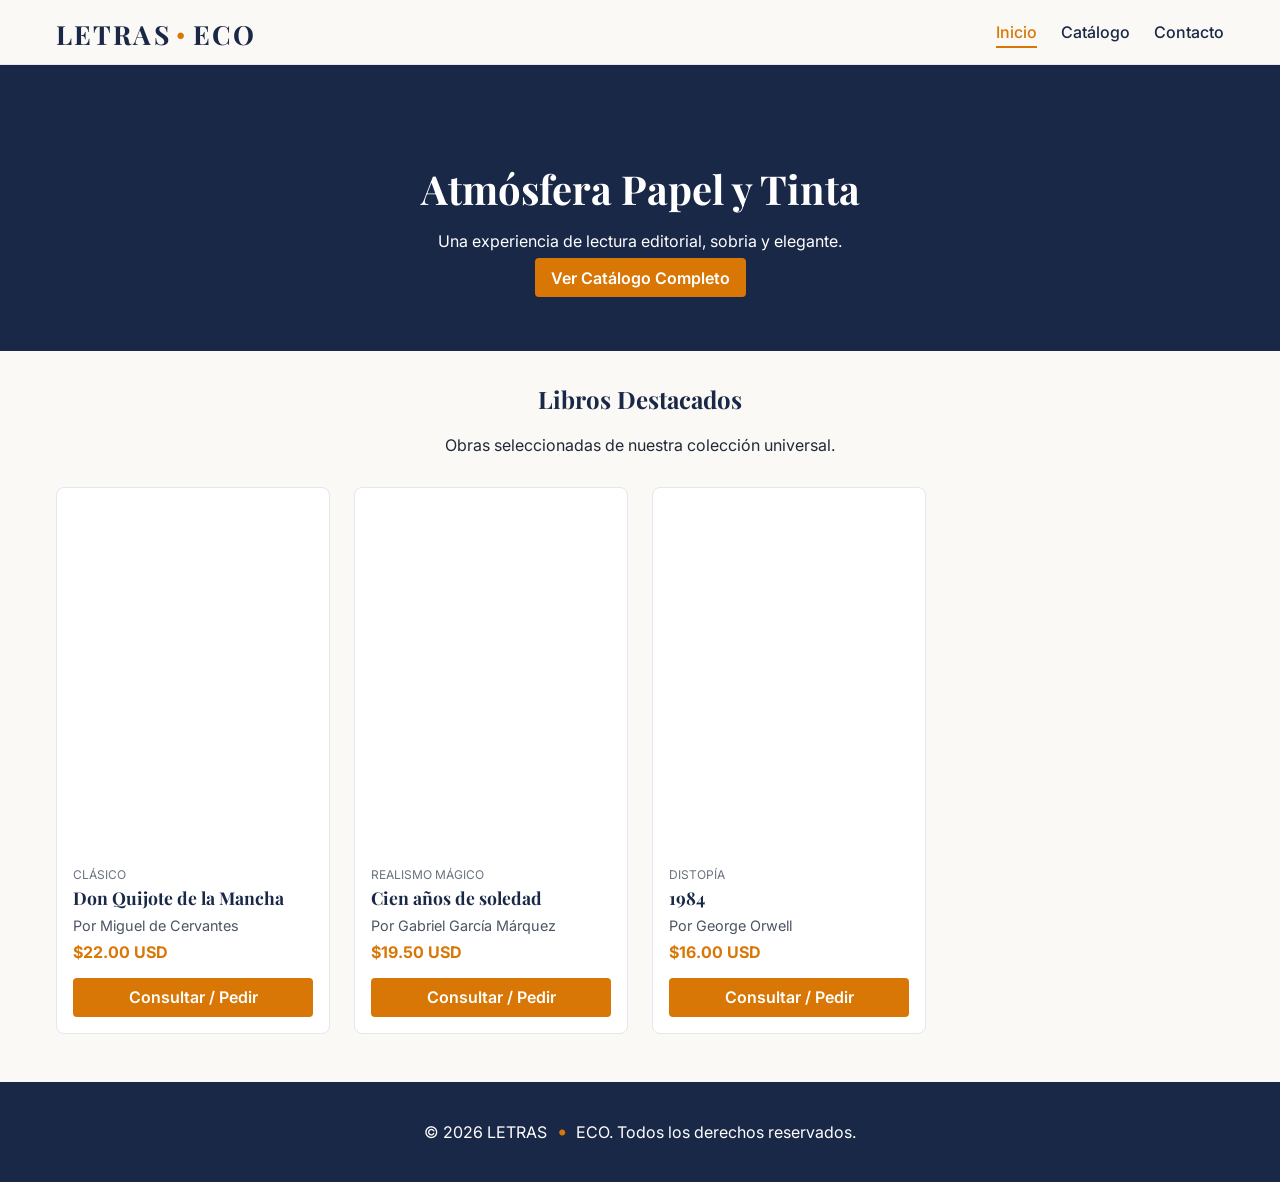
<file: index.html>
<!DOCTYPE html>
<html lang="es">
<head>
  <meta charset="UTF-8">
  <meta name="viewport" content="width=device-width, initial-scale=1.0">
  <title>LETRAS---ECO | Inicio</title>
  <link rel="preconnect" href="https://fonts.googleapis.com">
  <link rel="preconnect" href="https://fonts.gstatic.com" crossorigin>
  <link href="https://fonts.googleapis.com/css2?family=Inter:wght@400;500;600;700&family=Playfair+Display:wght@600;700&display=swap" rel="stylesheet">
  <link rel="stylesheet" href="styles.css">
</head>
<body data-page="inicio">

  <main>
    <!-- Hero Section -->
    <section class="hero-section">
      <div class="container hero-content">
        <h1 class="serif-title">Atmósfera Papel y Tinta</h1>
        <p>Una experiencia de lectura editorial, sobria y elegante.</p>
        <a href="catalogo.html" class="btn btn-amber">Ver Catálogo Completo</a>
      </div>
    </section>

    <!-- Grilla de Libros Destacados (Hidratada dinámicamente) -->
    <section class="container featured-section">
      <header class="catalog-header">
        <h2 class="serif-title">Libros Destacados</h2>
        <p>Obras seleccionadas de nuestra colección universal.</p>
      </header>
      
      <div id="books-grid-container" class="books-grid">
        <!-- Inyección dinámica vía script.js -->
      </div>
    </section>
  </main>

  <script src="script.js"></script>
</body>
</html>
</file>
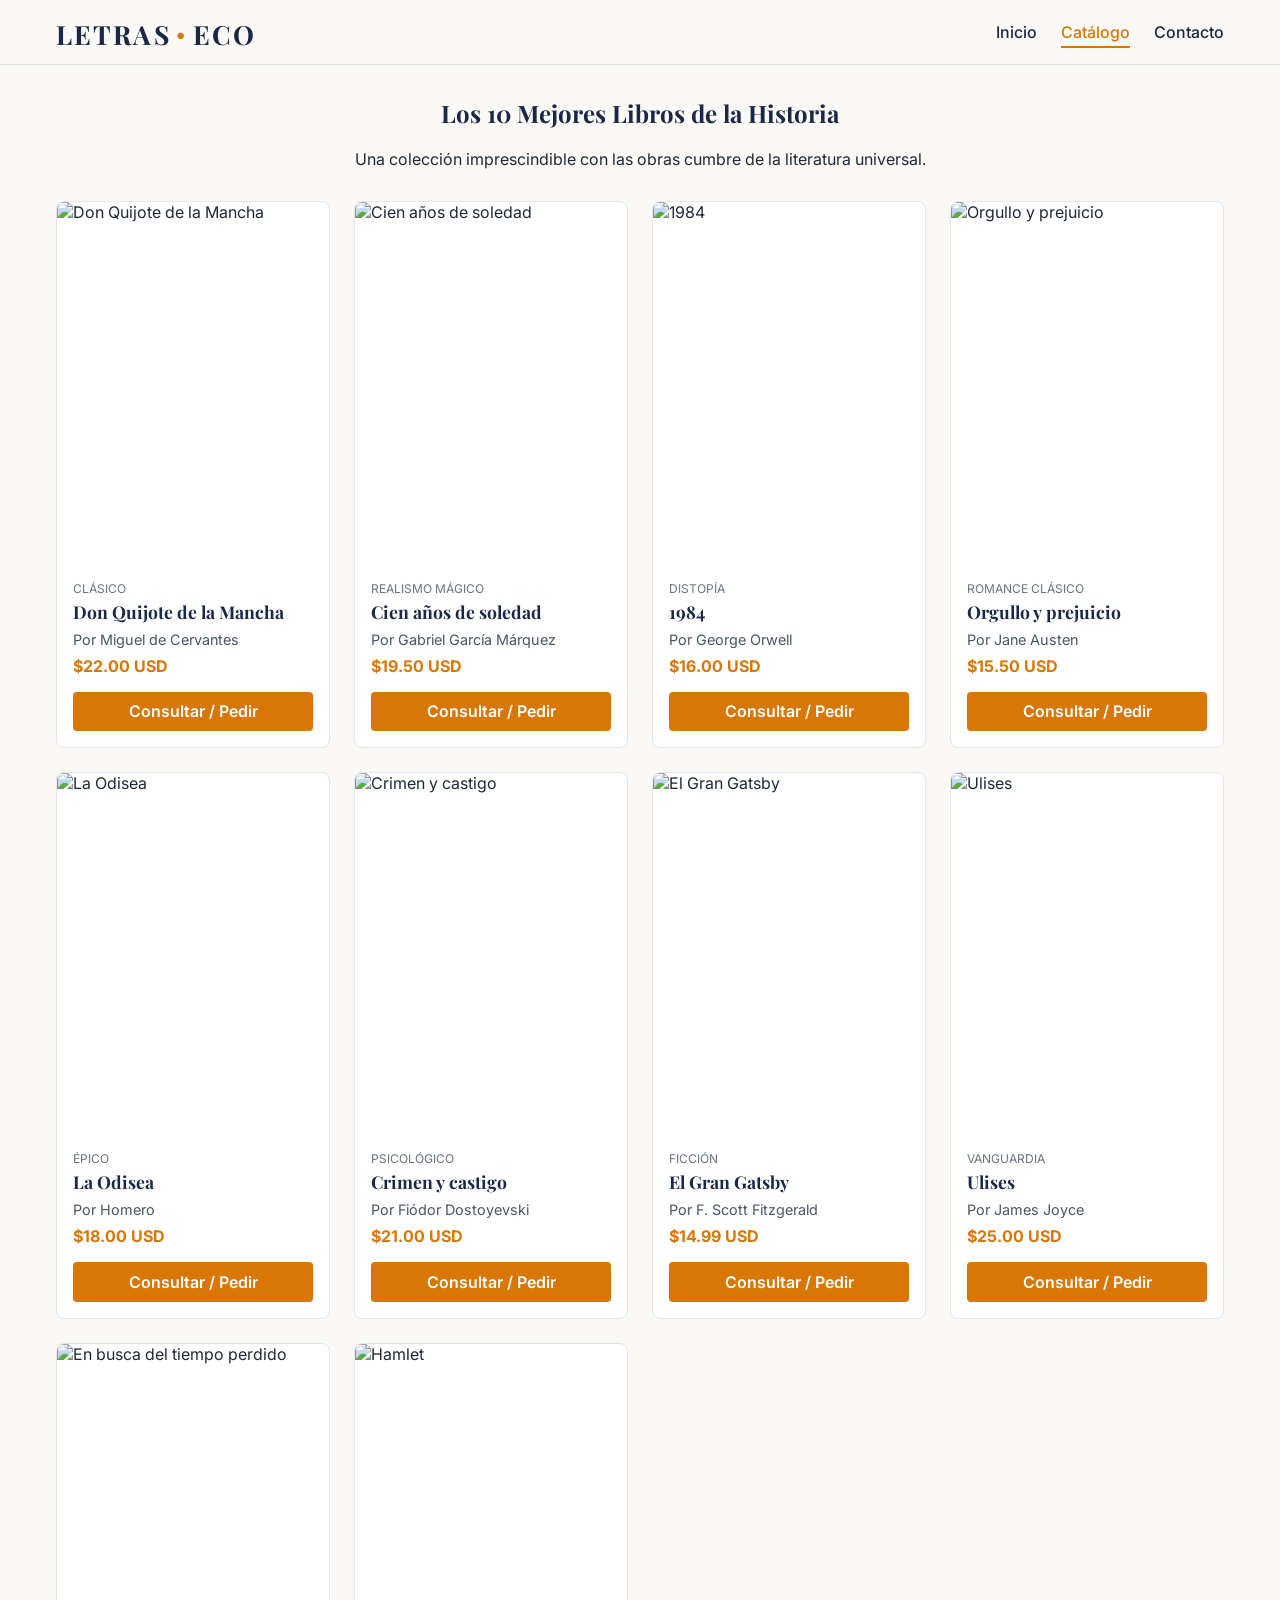
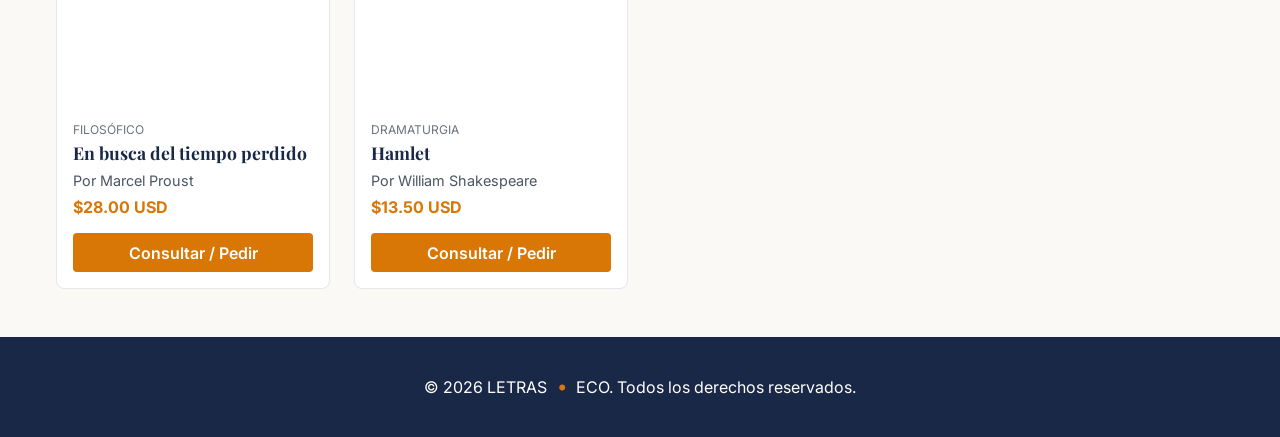
<file: catalogo.html>
<!DOCTYPE html>
<html lang="es">
<head>
    <meta charset="UTF-8">
    <meta name="viewport" content="width=device-width, initial-scale=1.0">
    <title>LETRAS---ECO | Catálogo Histórico</title>
    <link rel="preconnect" href="https://fonts.googleapis.com">
    <link rel="preconnect" href="https://fonts.gstatic.com" crossorigin>
    <link href="https://fonts.googleapis.com/css2?family=Inter:wght@400;500;600;700&family=Playfair+Display:wght@600;700&display=swap" rel="stylesheet">
    <link rel="stylesheet" href="styles.css">
</head>
<body data-page="catalogo">

    <main>
        <div class="container">
            <section class="catalog-section">
                <header class="catalog-header">
                    <h2 class="section-title serif-title">Los 10 Mejores Libros de la Historia</h2>
                    <p class="catalog-subtitle">Una colección imprescindible con las obras cumbre de la literatura universal.</p>
                </header>
                
                <!-- Grilla de Libros Hidratada dinámicamente desde books.json -->
                <div id="books-grid-container" class="books-grid">
                    <!-- Inyección dinámica vía script.js -->
                </div>
            </section>
        </div>
    </main>

    <script src="script.js"></script>
</body>
</html>
</file>
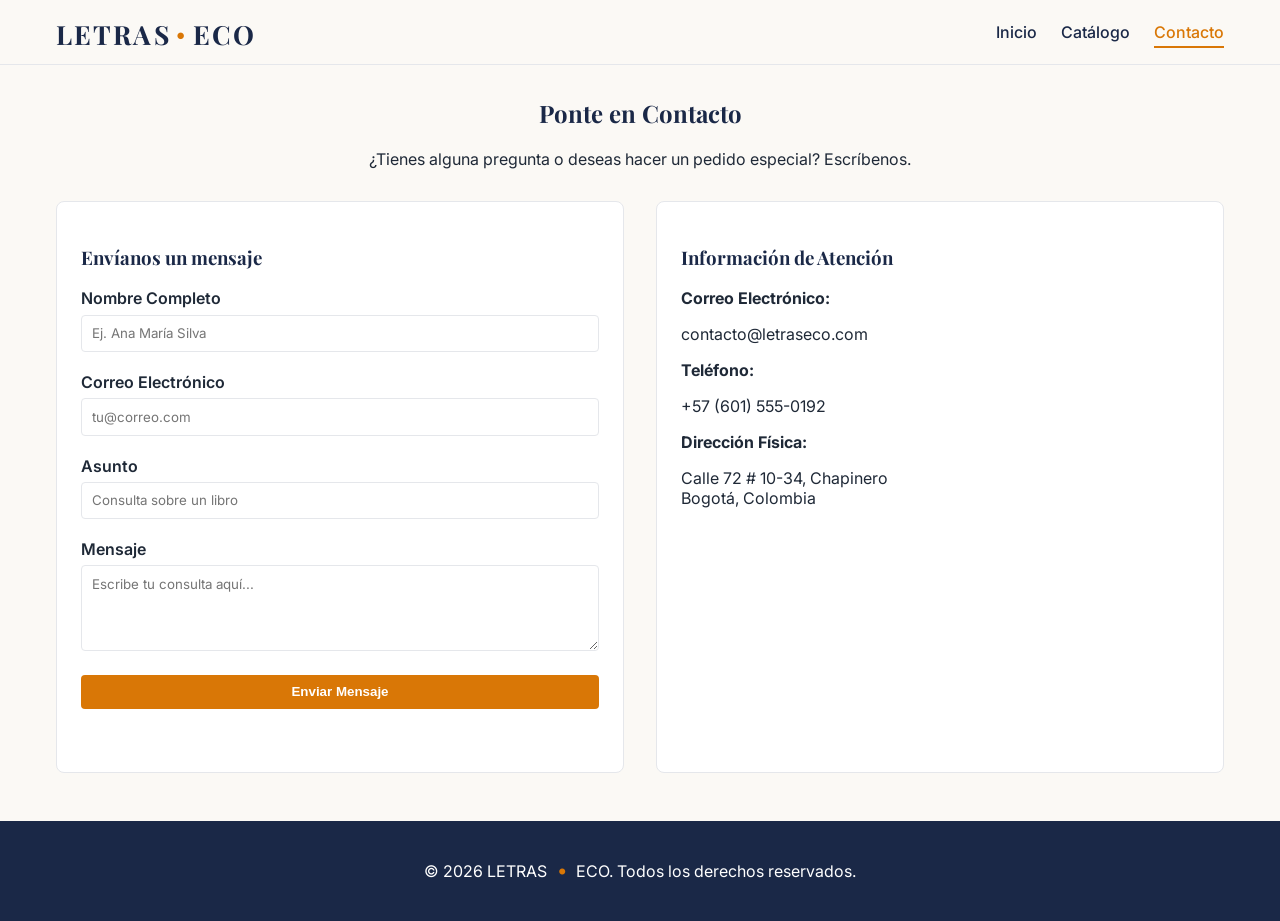
<file: contacto.html>
<!DOCTYPE html>
<html lang="es">
<head>
    <meta charset="UTF-8">
    <meta name="viewport" content="width=device-width, initial-scale=1.0">
    <title>LETRAS---ECO | Contacto</title>
    <link rel="preconnect" href="https://fonts.googleapis.com">
    <link rel="preconnect" href="https://fonts.gstatic.com" crossorigin>
    <link href="https://fonts.googleapis.com/css2?family=Inter:wght@400;500;600;700&family=Playfair+Display:wght@600;700&display=swap" rel="stylesheet">
    <link rel="stylesheet" href="styles.css">
</head>
<body data-page="contacto">

    <main>
        <div class="container">
            <header class="catalog-header">
                <h2 class="section-title serif-title">Ponte en Contacto</h2>
                <p class="catalog-subtitle">¿Tienes alguna pregunta o deseas hacer un pedido especial? Escríbenos.</p>
            </header>

            <div class="contact-grid">
                
                <!-- Formulario de Contacto -->
                <section class="contact-card">
                    <h3 class="serif-title">Envíanos un mensaje</h3>
                    <form id="contact-form" class="contact-form" novalidate>
                        <div class="form-group">
                            <label for="nombre">Nombre Completo</label>
                            <input type="text" id="nombre" name="nombre" placeholder="Ej. Ana María Silva" required>
                            <span class="error-text" id="error-nombre"></span>
                        </div>
                        <div class="form-group">
                            <label for="email">Correo Electrónico</label>
                            <input type="email" id="email" name="email" placeholder="tu@correo.com" required>
                            <span class="error-text" id="error-email"></span>
                        </div>
                        <div class="form-group">
                            <label for="asunto">Asunto</label>
                            <input type="text" id="asunto" name="asunto" placeholder="Consulta sobre un libro" required>
                            <span class="error-text" id="error-asunto"></span>
                        </div>
                        <div class="form-group">
                            <label for="mensaje">Mensaje</label>
                            <textarea id="mensaje" name="mensaje" rows="4" placeholder="Escribe tu consulta aquí..." required></textarea>
                            <span class="error-text" id="error-mensaje"></span>
                        </div>
                        <button type="submit" id="btn-submit-contact" class="btn btn-amber btn-block">Enviar Mensaje</button>
                    </form>
                </section>

                <!-- Información y Mapa -->
                <section class="contact-card contact-info">
                    <h3 class="serif-title">Información de Atención</h3>
                    
                    <div class="info-details">
                        <div class="info-item">
                            <strong>Correo Electrónico:</strong>
                            <p>contacto@letraseco.com</p>
                        </div>
                        <div class="info-item">
                            <strong>Teléfono:</strong>
                            <p>+57 (601) 555-0192</p>
                        </div>
                        <div class="info-item">
                            <strong>Dirección Física:</strong>
                            <p>Calle 72 # 10-34, Chapinero<br>Bogotá, Colombia</p>
                        </div>
                    </div>

                    <!-- Visual de Google Maps Integrado -->
                    <div class="map-container">
                        <iframe 
                            src="https://www.google.com/maps/embed?pb=!1m18!1m12!1m3!1d3976.588825827725!2d-74.058318!3d4.658252!2m3!1f0!2f0!3f0!3m2!1i1024!2i768!4f13.1!3m3!1m2!1s0x8e3f9a5d1b32d209%3A0x6a123456789abcdef!2sCl.%2072%20%2310-34%2C%20Bogot%C3%A1!5e0!3m2!1ses!2sco!4v1710000000000!5m2!1ses!2sco" 
                            width="100%" 
                            height="220" 
                            style="border:0;" 
                            allowfullscreen="" 
                            loading="lazy" 
                            referrerpolicy="no-referrer-when-downgrade">
                        </iframe>
                    </div>
                </section>

            </div>
        </div>
    </main>

    <!-- Notificación Toast Dinámica -->
    <div id="toast-notification" class="toast hidden"></div>

    <script src="script.js"></script>
</body>
</html>
</file>
<file: styles.css>
/* Tokens Papel y Tinta */
:root {
  --bg-paper: #FBF9F5;
  --bg-card: #FFFFFF;
  --text-ink: #1A2847;
  --text-body: #1F2937;
  --accent-amber: #D97706;
  --accent-hover: #B45309;
  --border-color: #E5E7EB;
}

* {
  box-sizing: border-box;
}

body {
  background-color: var(--bg-paper);
  color: var(--text-body);
  font-family: 'Inter', sans-serif;
  margin: 0;
  display: flex;
  flex-direction: column;
  min-height: 100vh;
}

main {
  flex: 1;
}

.container {
  max-width: 1200px;
  margin: 0 auto;
  padding: 0 1rem;
}

h1, h2, h3, h4, .serif-title {
  font-family: 'Playfair Display', serif;
  color: var(--text-ink);
}

a {
  text-decoration: none;
  color: inherit;
}

/* Identificador de Marca (Logo) de Alto Impacto */
.logo-title {
  margin: 0;
  line-height: 1;
}

.logo {
  font-family: 'Playfair Display', serif;
  font-size: 1.65rem;
  font-weight: 700;
  letter-spacing: 0.08em;
  color: var(--text-ink);
  text-transform: uppercase;
  display: inline-flex;
  align-items: center;
  transition: opacity 0.2s ease;
}

.logo:hover {
  opacity: 0.85;
}

.brand-divider {
  color: var(--accent-amber);
  font-size: 1.2rem;
  margin: 0 0.35rem;
  line-height: 0;
  transform: translateY(-1px);
}

/* Header Sticky y Navegación Global */
.site-header {
  position: sticky;
  top: 0;
  background-color: var(--bg-paper);
  transition: box-shadow 0.3s ease;
  z-index: 1000;
  border-bottom: 1px solid var(--border-color);
}

.site-header.scrolled {
  box-shadow: 0 4px 12px rgba(0, 0, 0, 0.08);
}

.header-container {
  display: flex;
  justify-content: space-between;
  align-items: center;
  padding: 1rem;
}

.nav-links {
  list-style: none;
  display: flex;
  gap: 1.5rem;
  margin: 0;
  padding: 0;
}

.nav-links a {
  font-weight: 500;
  color: var(--text-ink);
  padding-bottom: 0.25rem;
  transition: color 0.2s ease;
}

.nav-links a.active {
  color: var(--accent-amber);
  border-bottom: 2px solid var(--accent-amber);
}

/* Hero Section */
.hero-section {
  background-color: var(--text-ink);
  color: #FFFFFF;
  padding: 4rem 1rem;
  text-align: center;
  margin-bottom: 2rem;
}

.hero-section h1 {
  color: #FFFFFF;
  font-size: 2.5rem;
  margin-bottom: 1rem;
}

/* Grilla Responsiva y Tarjetas 3:4 */
.catalog-header {
  text-align: center;
  margin: 2rem 0;
}

.books-grid {
  display: grid;
  grid-template-columns: repeat(auto-fill, minmax(220px, 1fr));
  gap: 1.5rem;
  margin-bottom: 3rem;
}

.book-card {
  background-color: var(--bg-card);
  border: 1px solid var(--border-color);
  border-radius: 8px;
  overflow: hidden;
  display: flex;
  flex-direction: column;
}

.book-cover img {
  width: 100%;
  aspect-ratio: 3 / 4;
  object-fit: cover;
  display: block;
}

.book-details {
  padding: 1rem;
  display: flex;
  flex-direction: column;
  flex: 1;
}

.category {
  font-size: 0.75rem;
  text-transform: uppercase;
  color: #6B7280;
  margin-bottom: 0.25rem;
}

.book-title {
  margin: 0 0 0.5rem 0;
  font-size: 1.1rem;
  display: -webkit-box;
  -webkit-line-clamp: 2;
  -webkit-box-orient: vertical;
  overflow: hidden;
}

.book-author {
  font-size: 0.9rem;
  color: #4B5563;
  margin: 0 0 0.5rem 0;
}

.book-price {
  color: var(--accent-amber);
  font-weight: 700;
  margin-top: auto;
  margin-bottom: 1rem;
}

/* Botones */
.btn-amber, .btn-buy {
  background-color: var(--accent-amber);
  color: #FFFFFF !important;
  padding: 0.6rem 1rem;
  border-radius: 4px;
  border: none;
  text-align: center;
  cursor: pointer;
  font-weight: 600;
  transition: background-color 0.2s ease;
}

.btn-amber:hover, .btn-buy:hover {
  background-color: var(--accent-hover);
}

.btn-block {
  width: 100%;
}

/* Layout de Contacto */
.contact-grid {
  display: grid;
  grid-template-columns: 1fr;
  gap: 2rem;
  margin-bottom: 3rem;
}

@media (min-width: 768px) {
  .contact-grid {
    grid-template-columns: 1fr 1fr;
  }
}

.contact-card {
  background-color: var(--bg-card);
  border: 1px solid var(--border-color);
  padding: 1.5rem;
  border-radius: 8px;
}

.form-group {
  margin-bottom: 1.25rem;
}

.form-group label {
  display: block;
  font-weight: 600;
  margin-bottom: 0.4rem;
}

.form-group input, .form-group textarea {
  width: 100%;
  padding: 0.6rem;
  border: 1px solid var(--border-color);
  border-radius: 4px;
  font-family: inherit;
}

.input-error {
  border-color: #DC2626 !important;
  background-color: #FEF2F2;
}

.error-text {
  color: #DC2626;
  font-size: 0.8rem;
  margin-top: 0.25rem;
  display: block;
}

/* Toast Notification */
.toast {
  position: fixed;
  bottom: 20px;
  right: 20px;
  background-color: var(--text-ink);
  color: #FFFFFF;
  padding: 1rem 1.5rem;
  border-radius: 6px;
  box-shadow: 0 4px 12px rgba(0,0,0,0.15);
  z-index: 2000;
  transition: opacity 0.3s ease, transform 0.3s ease;
}

.toast.hidden {
  opacity: 0;
  transform: translateY(20px);
  pointer-events: none;
}

.toast.show {
  opacity: 1;
  transform: translateY(0);
}

/* Footer */
.site-footer {
  background-color: var(--text-ink);
  color: #FFFFFF;
  padding: 1.5rem 0;
  text-align: center;
  margin-top: auto;
}
</file>
